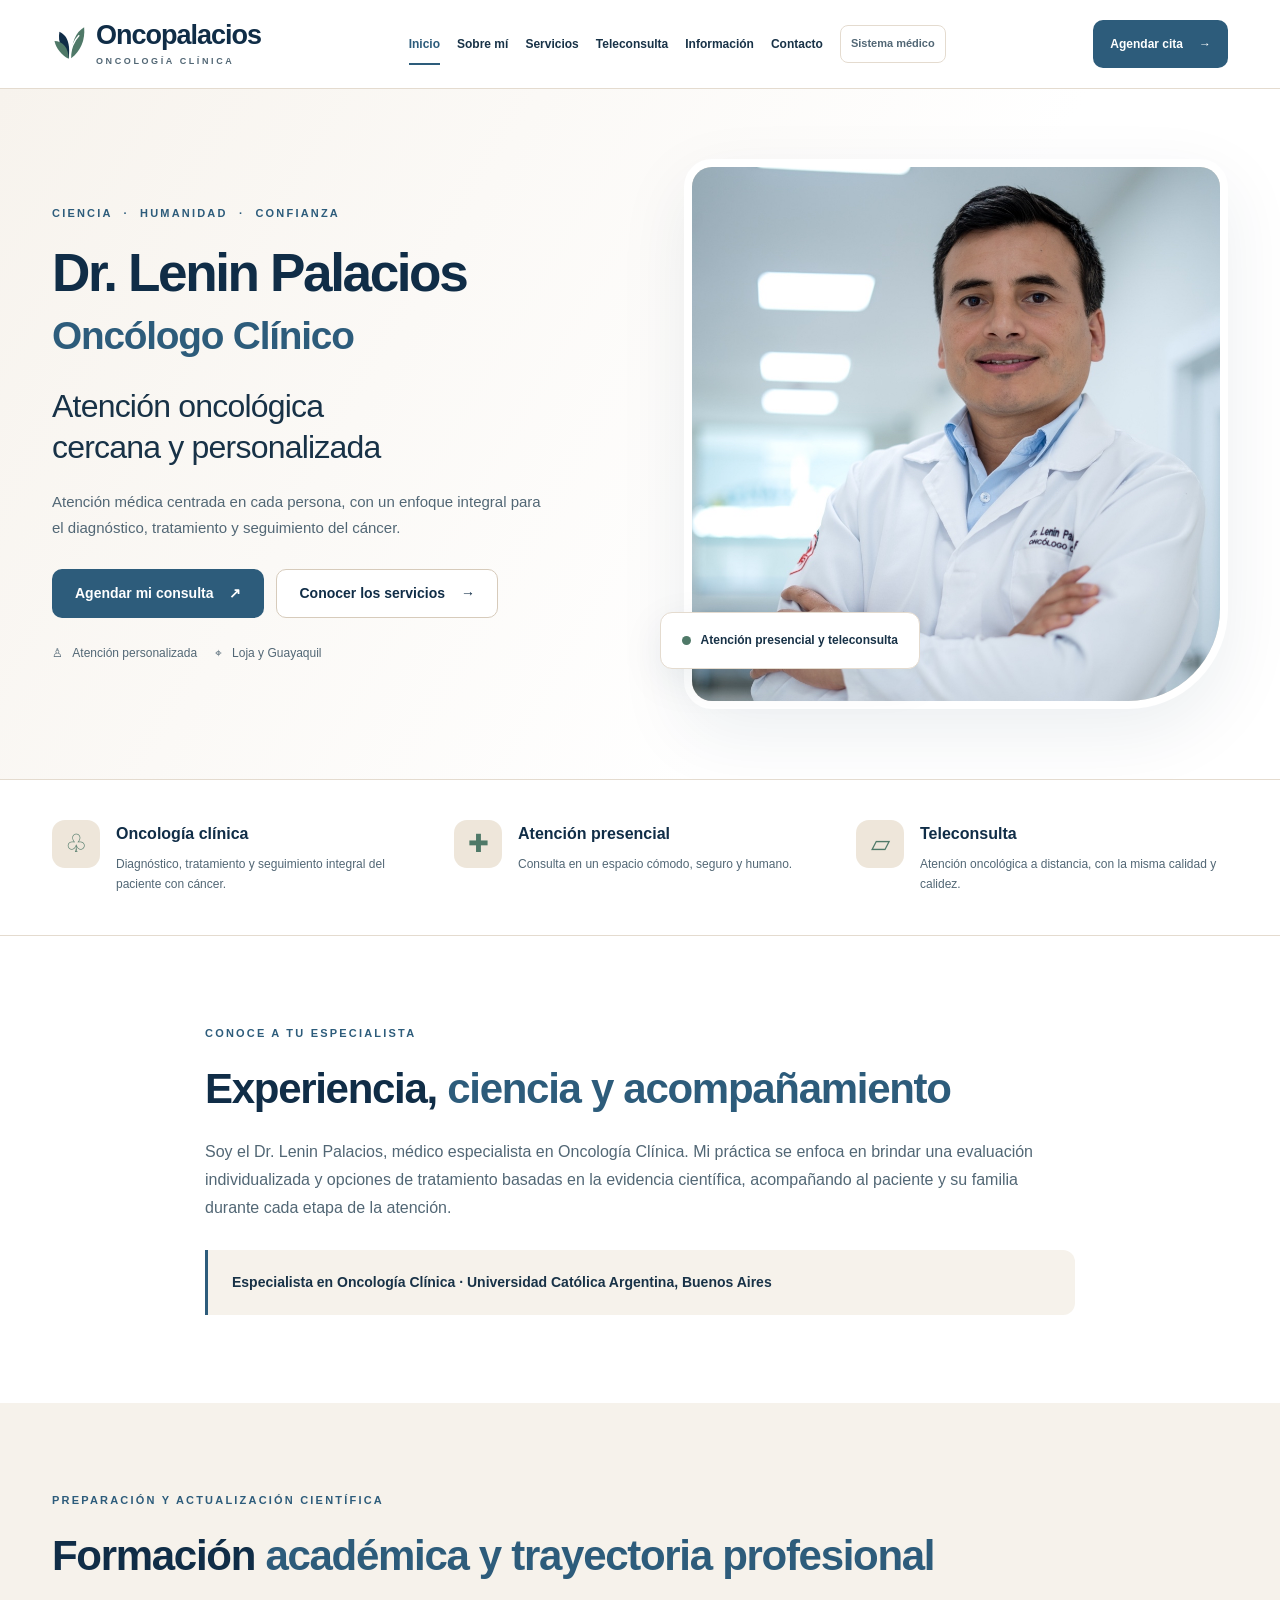
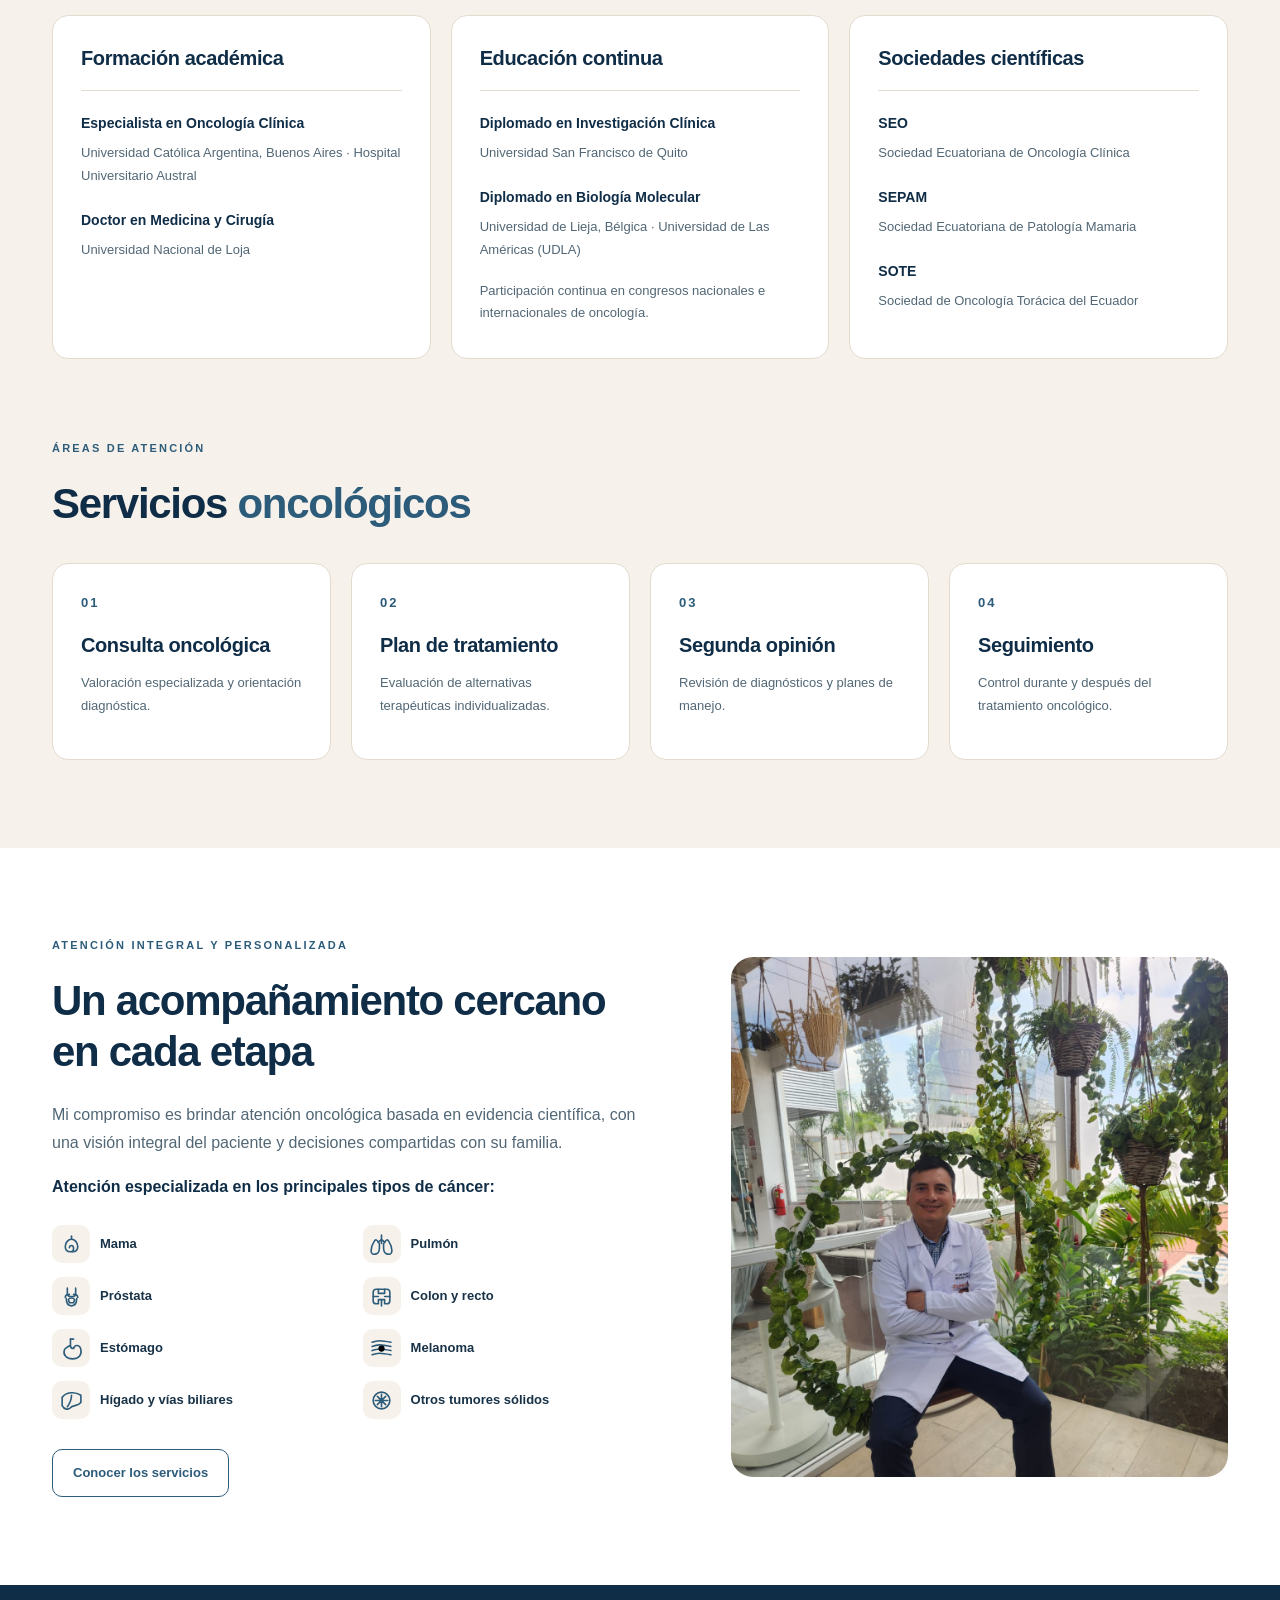
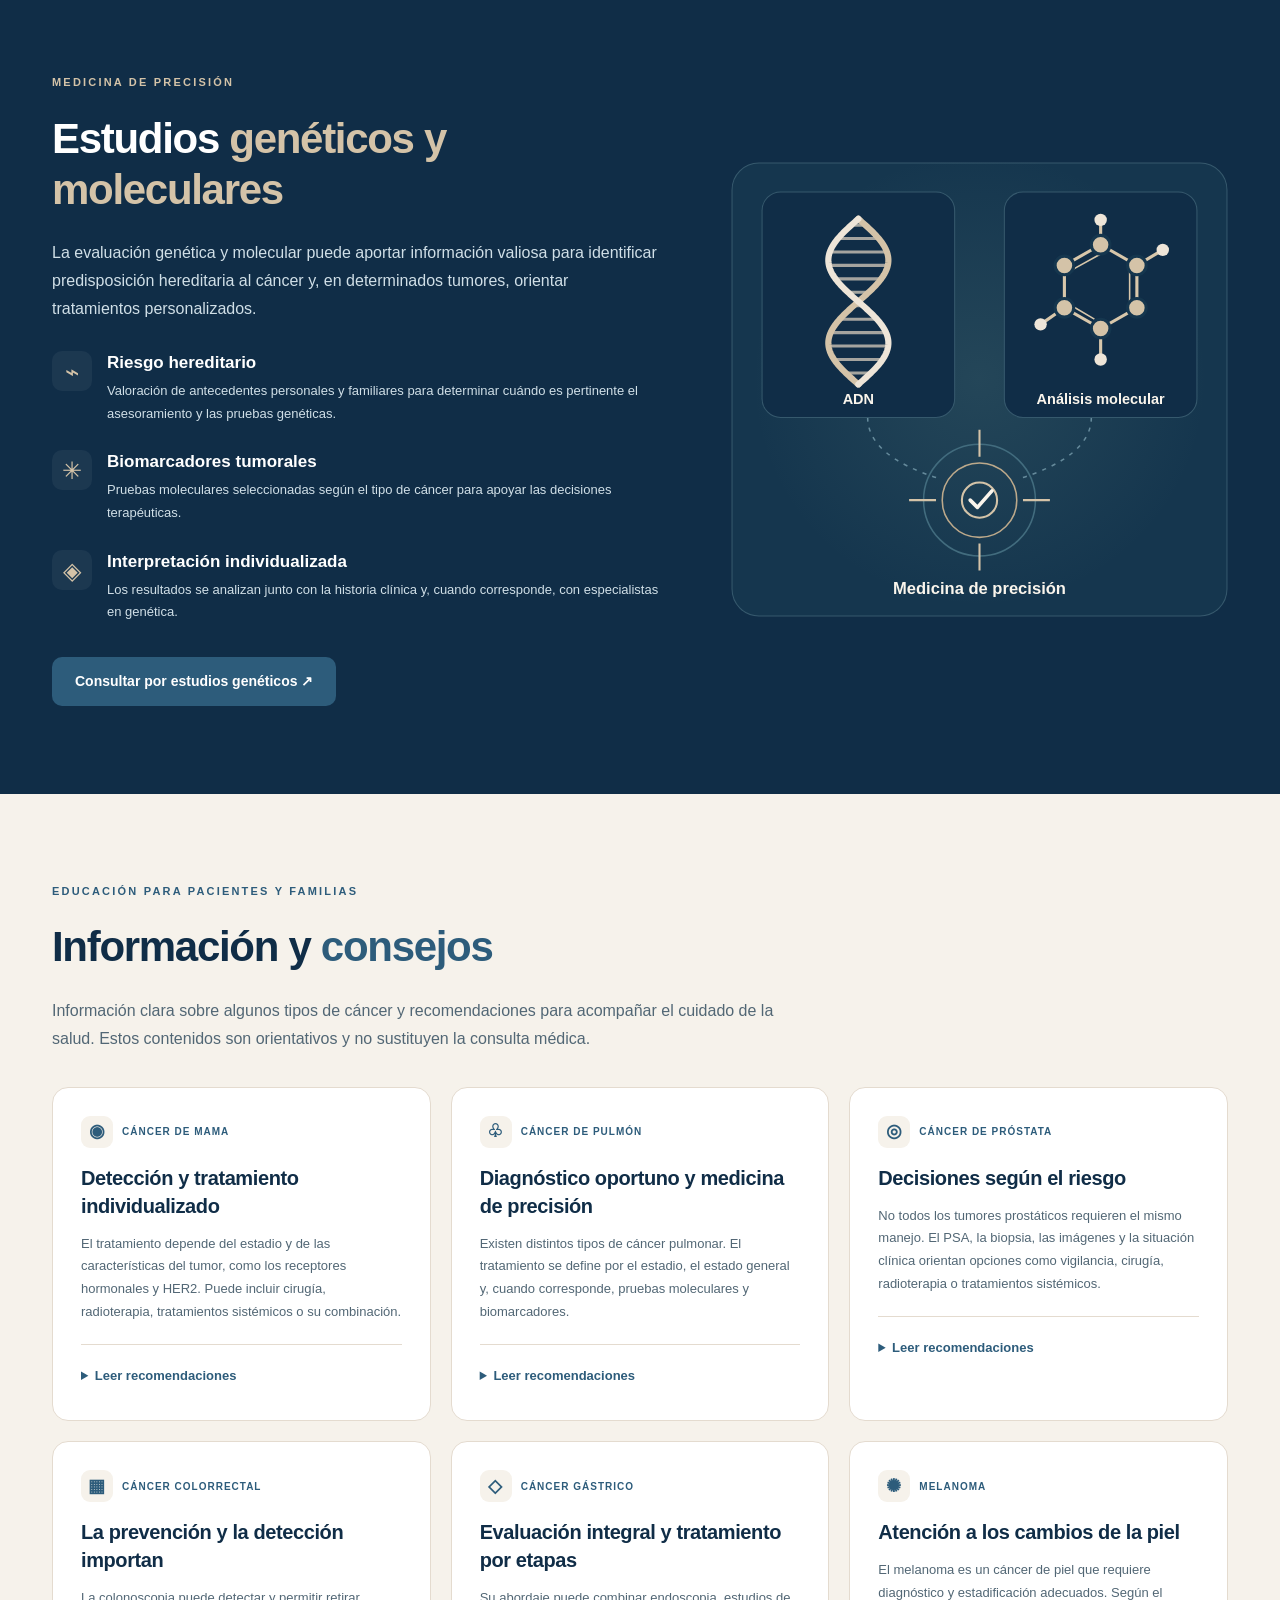
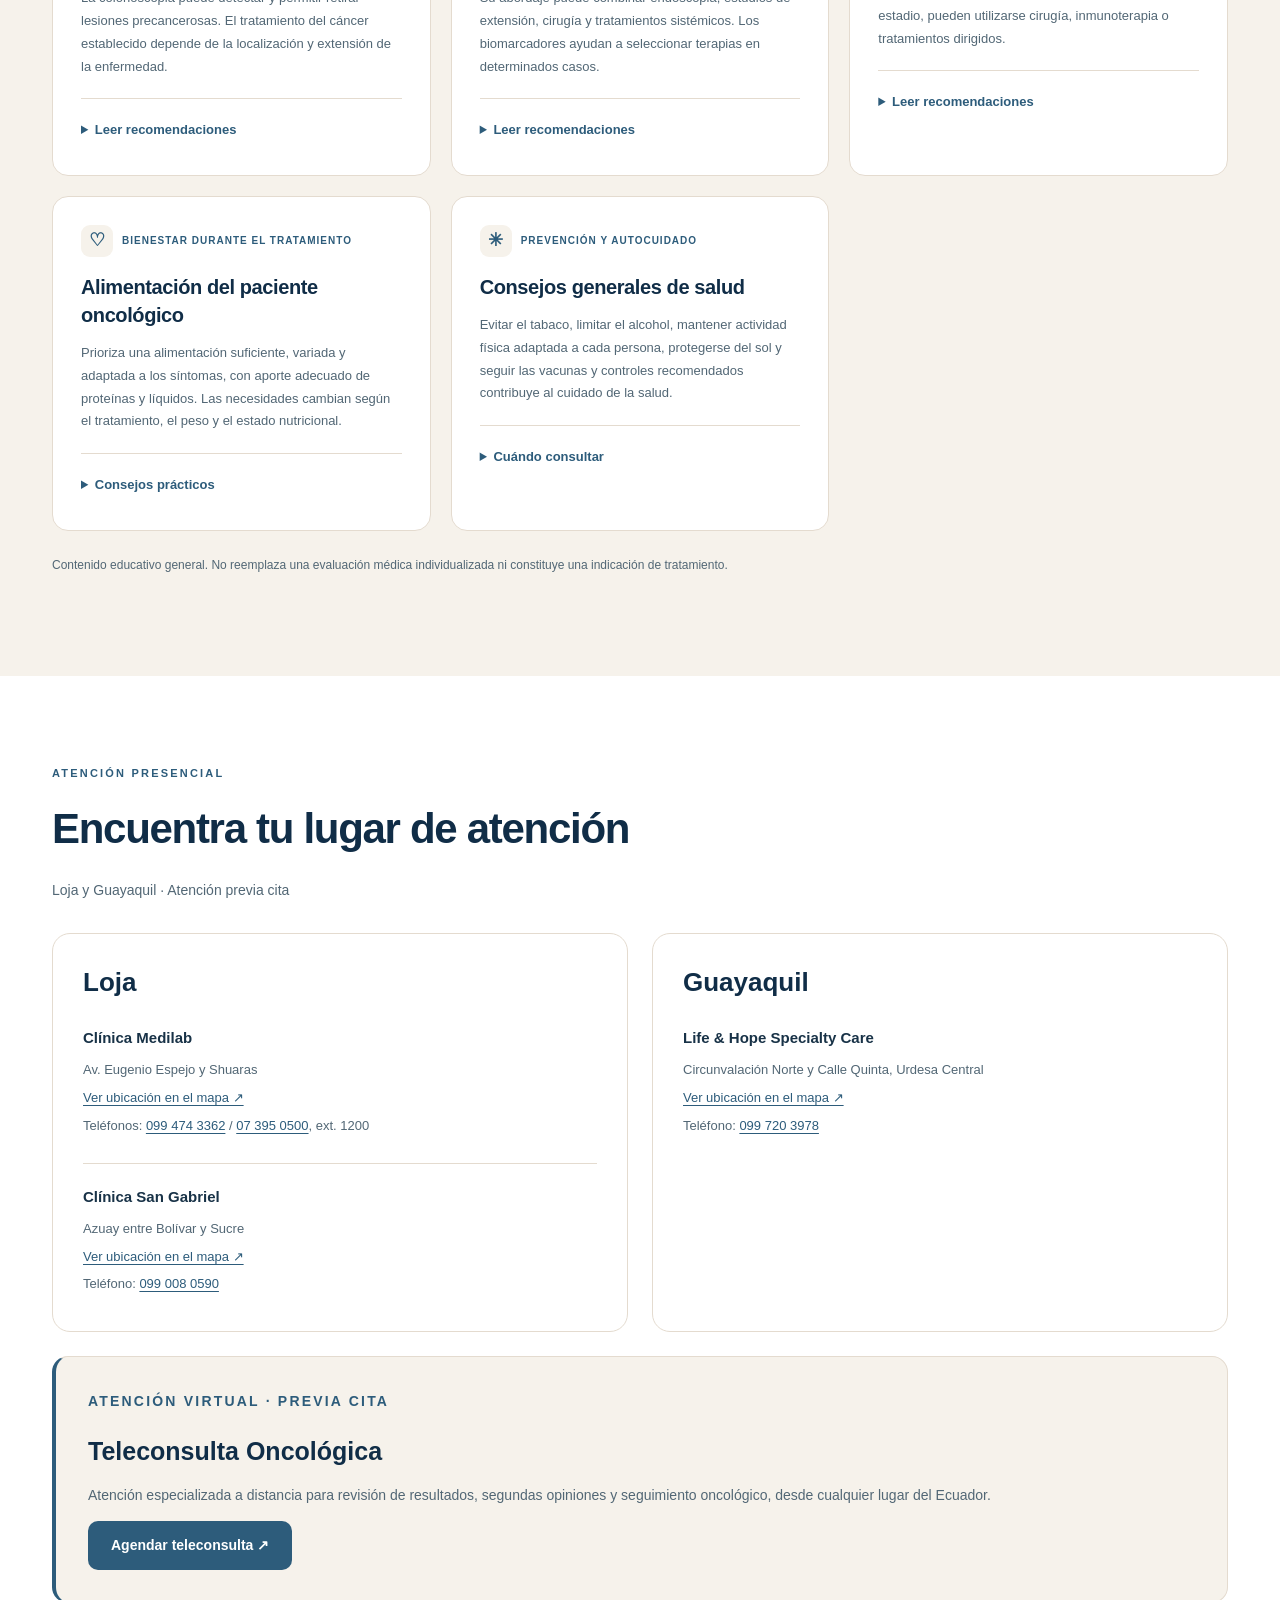
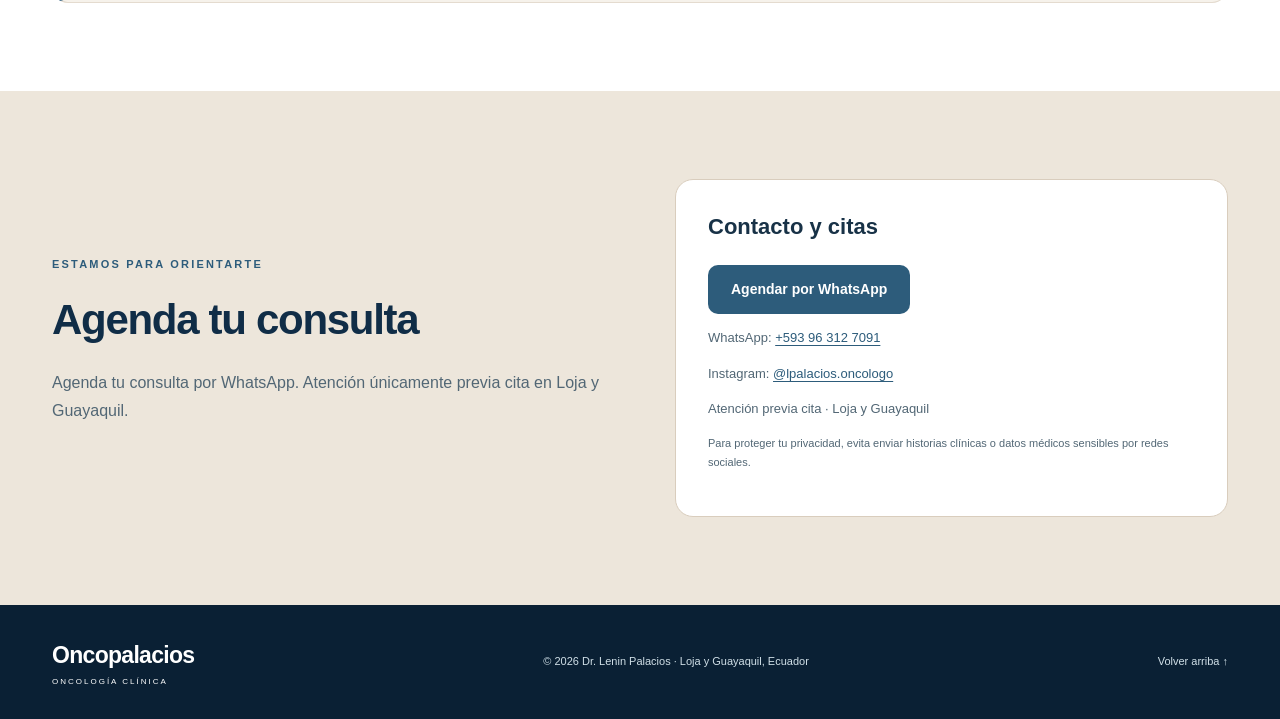
<file: index.html>
<!DOCTYPE html>

<html lang="es"><head><meta charset="utf-8"/><meta content="width=device-width, initial-scale=1" name="viewport"/>
<title>Dr. Lenin Palacios | Oncopalacios · Oncología Clínica</title>
<meta content="Dr. Lenin Palacios, oncólogo clínico. Atención presencial en Loja y Guayaquil y teleconsulta oncológica en Ecuador." name="description"/>
<meta content="#102d47" name="theme-color"/><link href="styles-marino-turquesa-v2.css?v=azul-arena-1" rel="stylesheet"/></head><body><a class="skip-link" href="#contenido">Saltar al contenido</a>
<header class="site-header"><div class="wrap header-inner">
<a aria-label="Oncopalacios, ir al inicio" class="brand" href="#inicio"><svg aria-hidden="true" class="leaf-logo" viewbox="0 0 55 62" xmlns="http://www.w3.org/2000/svg">
<path d="M27 55C16 40 9 29 12 11c12 6 18 17 15 44Z" fill="#102d47"></path>
<path d="M31 54C31 30 38 12 52 4c2 21-6 39-21 50Z" fill="#80a99a"></path>
<path d="M27 55C16 49 7 39 4 26c13 0 23 11 23 29Z" fill="#2d5c7b"></path>
<path d="M28 57C30 37 37 24 44 17" fill="none" stroke="#fff" stroke-width="2.3"></path>
</svg><span class="brand-text">Oncopalacios<small>ONCOLOGÍA CLÍNICA</small></span></a>
<button aria-controls="primary-nav" aria-expanded="false" aria-label="Abrir menú" class="menu-toggle" type="button">☰</button>
<nav aria-label="Navegación principal" id="primary-nav">
<a class="active" href="#inicio">Inicio</a><a href="#perfil">Sobre mí</a><a href="#servicios">Servicios</a>
<a href="#teleconsulta">Teleconsulta</a><a href="#informacion">Información</a><a href="#contacto">Contacto</a>
<a aria-label="Sistema médico, acceso privado" class="nav-system" href="https://oncomedic.up.railway.app/" rel="noopener noreferrer" target="_blank">Sistema médico</a></nav>
<div class="header-actions"><a class="header-cta" href="https://wa.me/593963127091?text=Hola%2C%20deseo%20agendar%20una%20consulta%20oncol%C3%B3gica." rel="noopener noreferrer" target="_blank">Agendar cita <span aria-hidden="true">→</span></a></div>
</div></header><main id="contenido"><section class="hero" id="inicio"><div class="hero-glow"></div><div class="wrap hero-inner">
<div class="hero-copy"><p class="hero-kicker">CIENCIA <span>·</span> HUMANIDAD <span>·</span> CONFIANZA</p><h1><span class="hero-name">Dr. Lenin Palacios</span><em>Oncólogo Clínico</em></h1><h2 class="hero-message">Atención oncológica <span>cercana y personalizada</span></h2><div class="hero-rule"></div><p class="hero-description">Atención médica centrada en cada persona, con un enfoque integral para el diagnóstico, tratamiento y seguimiento del cáncer.</p><div class="hero-actions"><a class="btn btn-primary" href="https://wa.me/593963127091?text=Hola%2C%20deseo%20agendar%20una%20consulta%20oncol%C3%B3gica." target="_blank" rel="noopener noreferrer">Agendar mi consulta <span aria-hidden="true">↗</span></a><a class="btn btn-ghost" href="#servicios">Conocer los servicios <span aria-hidden="true">→</span></a></div><div class="hero-notes"><span>♙   Atención personalizada</span><span>⌖   Loja y Guayaquil</span></div></div>
<div class="hero-visual">
<div class="portrait-caption"><span class="status-dot" aria-hidden="true"></span> Atención presencial y teleconsulta</div><div class="doctor-portrait"><img alt="Dr. Lenin Palacios, oncólogo clínico, fotografía real" fetchpriority="high" src="assets/doctor-principal.jpg"/></div>

</div>
</div></section>
<section aria-label="Modalidades de atención" class="highlights"><div class="wrap highlights-grid">
<a class="highlight" href="#servicios"><span class="highlight-icon">♧</span><span><strong>Oncología clínica</strong><small>Diagnóstico, tratamiento y seguimiento integral del paciente con cáncer.</small></span></a>
<a class="highlight" href="#ubicaciones"><span class="highlight-icon">✚</span><span><strong>Atención presencial</strong><small>Consulta en un espacio cómodo, seguro y humano.</small></span></a>
<a class="highlight" href="#teleconsulta"><span class="highlight-icon">▱</span><span><strong>Teleconsulta</strong><small>Atención oncológica a distancia, con la misma calidad y calidez.</small></span></a>
</div></section><section class="section" id="perfil"><div class="wrap narrow"><p class="eyebrow">CONOCE A TU ESPECIALISTA</p><h2>Experiencia, <span class="accent-green">ciencia y acompañamiento</span></h2><p>Soy el Dr. Lenin Palacios, médico especialista en Oncología Clínica. Mi práctica se enfoca en brindar una evaluación individualizada y opciones de tratamiento basadas en la evidencia científica, acompañando al paciente y su familia durante cada etapa de la atención.</p><div class="credential">Especialista en Oncología Clínica · Universidad Católica Argentina, Buenos Aires</div></div></section><section class="section soft" id="trayectoria"><div class="wrap"><p class="eyebrow">PREPARACIÓN Y ACTUALIZACIÓN CIENTÍFICA</p><h2>Formación <span class="accent-green">académica y trayectoria profesional</span></h2><div class="trajectory-grid"><article class="trajectory-card"><h3>Formación académica</h3><div class="trajectory-item"><strong>Especialista en Oncología Clínica</strong><p>Universidad Católica Argentina, Buenos Aires · Hospital Universitario Austral</p></div><div class="trajectory-item"><strong>Doctor en Medicina y Cirugía</strong><p>Universidad Nacional de Loja</p></div></article><article class="trajectory-card"><h3>Educación continua</h3><div class="trajectory-item"><strong>Diplomado en Investigación Clínica</strong><p>Universidad San Francisco de Quito</p></div><div class="trajectory-item"><strong>Diplomado en Biología Molecular</strong><p>Universidad de Lieja, Bélgica · Universidad de Las Américas (UDLA)</p></div><div class="trajectory-item"><p>Participación continua en congresos nacionales e internacionales de oncología.</p></div></article><article class="trajectory-card"><h3>Sociedades científicas</h3><div class="trajectory-item"><strong>SEO</strong><p>Sociedad Ecuatoriana de Oncología Clínica</p></div><div class="trajectory-item"><strong>SEPAM</strong><p>Sociedad Ecuatoriana de Patología Mamaria</p></div><div class="trajectory-item"><strong>SOTE</strong><p>Sociedad de Oncología Torácica del Ecuador</p></div></article></div></div></section><section class="section soft" id="servicios"><div class="wrap"><p class="eyebrow">ÁREAS DE ATENCIÓN</p><h2>Servicios <span class="accent-green">oncológicos</span></h2><div class="cards"><article class="service"><div class="service-icon">01</div><h3>Consulta oncológica</h3><p>Valoración especializada y orientación diagnóstica.</p></article><article class="service"><div class="service-icon">02</div><h3>Plan de tratamiento</h3><p>Evaluación de alternativas terapéuticas individualizadas.</p></article><article class="service"><div class="service-icon">03</div><h3>Segunda opinión</h3><p>Revisión de diagnósticos y planes de manejo.</p></article><article class="service"><div class="service-icon">04</div><h3>Seguimiento</h3><p>Control durante y después del tratamiento oncológico.</p></article></div></div></section><section class="section specialty-band" id="especialidades"><div class="wrap specialty-layout"><div class="specialty-copy"><p class="eyebrow">ATENCIÓN INTEGRAL Y PERSONALIZADA</p><h2>Un acompañamiento cercano en cada etapa</h2><p>Mi compromiso es brindar atención oncológica basada en evidencia científica, con una visión integral del paciente y decisiones compartidas con su familia.</p><p class="specialty-intro">Atención especializada en los principales tipos de cáncer:</p><div class="cancer-list"><a href="#informacion"><span><img alt="" aria-hidden="true" src="assets/icono-mama.svg?v=azul-arena-1"/></span>Mama</a><a href="#informacion"><span><img alt="" aria-hidden="true" src="assets/icono-pulmon.svg?v=azul-arena-1"/></span>Pulmón</a><a href="#informacion"><span><img alt="" aria-hidden="true" src="assets/icono-prostata.svg?v=azul-arena-1"/></span>Próstata</a><a href="#informacion"><span><img alt="" aria-hidden="true" src="assets/icono-colon.svg?v=azul-arena-1"/></span>Colon y recto</a><a href="#informacion"><span><img alt="" aria-hidden="true" src="assets/icono-estomago.svg?v=azul-arena-1"/></span>Estómago</a><a href="#informacion"><span><img alt="" aria-hidden="true" src="assets/icono-melanoma.svg?v=azul-arena-1"/></span>Melanoma</a><a href="#informacion"><span><img alt="" aria-hidden="true" src="assets/icono-higado.svg?v=azul-arena-1"/></span>Hígado y vías biliares</a><a href="#informacion"><span><img alt="" aria-hidden="true" src="assets/icono-otros.svg?v=azul-arena-1"/></span>Otros tumores sólidos</a></div><a class="btn-outline" href="#servicios">Conocer los servicios</a></div><div class="specialty-photo"><img alt="Dr. Lenin Palacios en un entorno clínico con vegetación" loading="lazy" src="assets/foto-acompanamiento.jpg"/></div></div></section><section class="section genetics" id="genetica"><div class="wrap genetics-layout"><div><p class="eyebrow">MEDICINA DE PRECISIÓN</p><h2>Estudios <span class="accent-green">genéticos y moleculares</span></h2><p>La evaluación genética y molecular puede aportar información valiosa para identificar predisposición hereditaria al cáncer y, en determinados tumores, orientar tratamientos personalizados.</p><div class="genetics-points"><article><span class="genetics-symbol">⌁</span><div><h3>Riesgo hereditario</h3><p>Valoración de antecedentes personales y familiares para determinar cuándo es pertinente el asesoramiento y las pruebas genéticas.</p></div></article><article><span class="genetics-symbol">✳</span><div><h3>Biomarcadores tumorales</h3><p>Pruebas moleculares seleccionadas según el tipo de cáncer para apoyar las decisiones terapéuticas.</p></div></article><article><span class="genetics-symbol">◈</span><div><h3>Interpretación individualizada</h3><p>Los resultados se analizan junto con la historia clínica y, cuando corresponde, con especialistas en genética.</p></div></article></div><a class="btn" href="https://wa.me/593963127091?text=Hola%2C%20deseo%20informaci%C3%B3n%20sobre%20valoraci%C3%B3n%20gen%C3%A9tica%20oncol%C3%B3gica." rel="noopener noreferrer" target="_blank">Consultar por estudios genéticos ↗</a></div><div class="precision-art"><img src="assets/genetica-precision.svg?v=azul-arena-1" alt="Doble hélice de ADN y estructura molecular conectadas a una diana de medicina de precisión" loading="lazy" width="480" height="440"/></div></div></section><section class="section resources" id="informacion"><div class="wrap"><p class="eyebrow">EDUCACIÓN PARA PACIENTES Y FAMILIAS</p><h2>Información y <span class="accent-green">consejos</span></h2><p class="section-intro">Información clara sobre algunos tipos de cáncer y recomendaciones para acompañar el cuidado de la salud. Estos contenidos son orientativos y no sustituyen la consulta médica.</p>
<div class="resource-grid">
<article class="resource-card"><span class="resource-label"><span aria-hidden="true" class="cancer-icon">◉</span>Cáncer de mama</span><h3>Detección y tratamiento individualizado</h3><p>El tratamiento depende del estadio y de las características del tumor, como los receptores hormonales y HER2. Puede incluir cirugía, radioterapia, tratamientos sistémicos o su combinación.</p><details><summary>Leer recomendaciones</summary><p>Consulta ante cambios persistentes en la mama o el pezón. La edad y frecuencia de los estudios de detección deben individualizarse según los antecedentes y el riesgo.</p></details></article>
<article class="resource-card"><span class="resource-label"><span aria-hidden="true" class="cancer-icon">♧</span>Cáncer de pulmón</span><h3>Diagnóstico oportuno y medicina de precisión</h3><p>Existen distintos tipos de cáncer pulmonar. El tratamiento se define por el estadio, el estado general y, cuando corresponde, pruebas moleculares y biomarcadores.</p><details><summary>Leer recomendaciones</summary><p>Evitar el tabaco es una medida fundamental. Personas con alto riesgo pueden beneficiarse de programas de detección con tomografía de baja dosis, según criterios médicos.</p></details></article>
<article class="resource-card"><span class="resource-label"><span aria-hidden="true" class="cancer-icon">◎</span>Cáncer de próstata</span><h3>Decisiones según el riesgo</h3><p>No todos los tumores prostáticos requieren el mismo manejo. El PSA, la biopsia, las imágenes y la situación clínica orientan opciones como vigilancia, cirugía, radioterapia o tratamientos sistémicos.</p><details><summary>Leer recomendaciones</summary><p>La decisión sobre pruebas de detección debe conversarse con el médico, considerando edad, antecedentes familiares y preferencias del paciente.</p></details></article>
<article class="resource-card"><span class="resource-label"><span aria-hidden="true" class="cancer-icon">▦</span>Cáncer colorrectal</span><h3>La prevención y la detección importan</h3><p>La colonoscopia puede detectar y permitir retirar lesiones precancerosas. El tratamiento del cáncer establecido depende de la localización y extensión de la enfermedad.</p><details><summary>Leer recomendaciones</summary><p>Consulta ante sangre en las heces, anemia sin explicación o cambios persistentes del hábito intestinal. La edad de inicio del tamizaje depende del riesgo individual.</p></details></article>
<article class="resource-card"><span class="resource-label"><span aria-hidden="true" class="cancer-icon">◇</span>Cáncer gástrico</span><h3>Evaluación integral y tratamiento por etapas</h3><p>Su abordaje puede combinar endoscopia, estudios de extensión, cirugía y tratamientos sistémicos. Los biomarcadores ayudan a seleccionar terapias en determinados casos.</p><details><summary>Leer recomendaciones</summary><p>Los síntomas persistentes, la pérdida involuntaria de peso o el sangrado digestivo requieren valoración. La infección por <em>Helicobacter pylori</em> es un factor de riesgo modificable.</p></details></article>
<article class="resource-card"><span class="resource-label"><span aria-hidden="true" class="cancer-icon">✺</span>Melanoma</span><h3>Atención a los cambios de la piel</h3><p>El melanoma es un cáncer de piel que requiere diagnóstico y estadificación adecuados. Según el estadio, pueden utilizarse cirugía, inmunoterapia o tratamientos dirigidos.</p><details><summary>Leer recomendaciones</summary><p>Protege tu piel de la radiación ultravioleta y consulta por lunares nuevos o lesiones que cambian de forma, color, tamaño o sangran.</p></details></article>
<article class="resource-card resource-wide"><span class="resource-label"><span aria-hidden="true" class="cancer-icon">♡</span>Bienestar durante el tratamiento</span><h3>Alimentación del paciente oncológico</h3><p>Prioriza una alimentación suficiente, variada y adaptada a los síntomas, con aporte adecuado de proteínas y líquidos. Las necesidades cambian según el tratamiento, el peso y el estado nutricional.</p><details><summary>Consejos prácticos</summary><p>Si hay falta de apetito, pueden ayudar comidas pequeñas y frecuentes. Ante náuseas, dificultad para tragar o pérdida de peso, solicita valoración nutricional. Evita dietas restrictivas y suplementos sin indicación del equipo tratante.</p></details></article>
<article class="resource-card resource-wide"><span class="resource-label"><span aria-hidden="true" class="cancer-icon">✳</span>Prevención y autocuidado</span><h3>Consejos generales de salud</h3><p>Evitar el tabaco, limitar el alcohol, mantener actividad física adaptada a cada persona, protegerse del sol y seguir las vacunas y controles recomendados contribuye al cuidado de la salud.</p><details><summary>Cuándo consultar</summary><p>Durante un tratamiento oncológico, la fiebre, dificultad respiratoria, sangrado importante o deterioro rápido requieren valoración médica urgente. Consulta al equipo tratante sobre las indicaciones específicas de tu tratamiento.</p></details></article>
</div><p class="resources-note">Contenido educativo general. No reemplaza una evaluación médica individualizada ni constituye una indicación de tratamiento.</p></div></section><section class="section" id="ubicaciones"><div class="wrap"><p class="eyebrow">ATENCIÓN PRESENCIAL</p><h2>Encuentra tu lugar de atención</h2><p class="location-appointment">Loja y Guayaquil · Atención previa cita</p><div class="locations"><div><h3>Loja</h3>
<div class="clinic"><h4>Clínica Medilab</h4><p>Av. Eugenio Espejo y Shuaras</p><p><a href="https://www.google.com/maps/search/?api=1&amp;query=Cl%C3%ADnica%20Medilab%20Av.%20Eugenio%20Espejo%20y%20Shuaras%20Loja%20Ecuador" target="_blank" rel="noopener noreferrer">Ver ubicación en el mapa ↗</a></p><p>Teléfonos: <a href="tel:+593994743362">099 474 3362</a> / <a href="tel:+59373950500">07 395 0500</a>, ext. 1200</p></div>
<div class="clinic"><h4>Clínica San Gabriel</h4><p>Azuay entre Bolívar y Sucre</p><p><a href="https://www.google.com/maps/search/?api=1&amp;query=Cl%C3%ADnica%20San%20Gabriel%20Azuay%20entre%20Bol%C3%ADvar%20y%20Sucre%20Loja%20Ecuador" target="_blank" rel="noopener noreferrer">Ver ubicación en el mapa ↗</a></p><p>Teléfono: <a href="tel:+593990080590">099 008 0590</a></p></div>
</div><div><h3>Guayaquil</h3><div class="clinic"><h4>Life &amp; Hope Specialty Care</h4><p>Circunvalación Norte y Calle Quinta, Urdesa Central</p><p><a href="https://www.google.com/maps/search/?api=1&amp;query=Life%20%26%20Hope%20Specialty%20Care%20Circunvalaci%C3%B3n%20Norte%20y%20Calle%20Quinta%2C%20Urdesa%20Central%20Guayaquil%20Ecuador" target="_blank" rel="noopener noreferrer">Ver ubicación en el mapa ↗</a></p><p>Teléfono: <a href="tel:+593997203978">099 720 3978</a></p></div></div></div><div class="teleconsulta-ubicaciones" id="teleconsulta">
<p class="eyebrow">ATENCIÓN VIRTUAL · PREVIA CITA</p>
<h3>Teleconsulta Oncológica</h3>
<p>Atención especializada a distancia para revisión de resultados, segundas opiniones y seguimiento oncológico, desde cualquier lugar del Ecuador.</p>
<a class="btn" href="https://wa.me/593963127091?text=Hola%2C%20deseo%20agendar%20una%20teleconsulta%20oncol%C3%B3gica." rel="noopener noreferrer" target="_blank">Agendar teleconsulta ↗</a>
</div></div></section><section class="section contact" id="contacto"><div class="wrap contact-grid"><div><p class="eyebrow light">ESTAMOS PARA ORIENTARTE</p><h2>Agenda tu consulta</h2><p>Agenda tu consulta por WhatsApp. Atención únicamente previa cita en Loja y Guayaquil.</p></div><div class="contact-panel"><h3>Contacto y citas</h3><a class="btn" href="https://wa.me/593963127091?text=Hola%2C%20deseo%20agendar%20una%20consulta%20oncol%C3%B3gica." rel="noopener noreferrer" target="_blank">Agendar por WhatsApp</a><p>WhatsApp: <a href="https://wa.me/593963127091" rel="noopener noreferrer" target="_blank">+593 96 312 7091</a></p><p>Instagram: <a href="https://www.instagram.com/lpalacios.oncologo/" rel="noopener noreferrer" target="_blank">@lpalacios.oncologo</a></p><p>Atención previa cita · Loja y Guayaquil</p><p class="fine">Para proteger tu privacidad, evita enviar historias clínicas o datos médicos sensibles por redes sociales.</p></div></div></section></main><footer><div class="wrap footer-row"><div class="footer-brand">Oncopalacios <small>Oncología Clínica</small></div><div>© <span id="year"></span> Dr. Lenin Palacios · Loja y Guayaquil, Ecuador</div><a href="#inicio">Volver arriba ↑</a></div></footer>
<script src="site.js" defer></script></body></html>
</file>
<file: styles-marino-turquesa-v2.css>
/* Oncomedic: azul, arena y acentos verde médico. Paleta centralizada para ajustes de marca. */
:root{--navy:#102d47;--navy-deep:#0a2034;--turquoise:#2d5c7b;--turquoise-bright:#80a99a;--ink:#183247;--muted:#526775;--soft:#f6f2eb;--line:#e4dbcf;--white:#fff;--sans:Inter,'Segoe UI',Arial,sans-serif;--wine:var(--navy);--wine-dark:var(--navy-deep)}
*{box-sizing:border-box}html{scroll-behavior:smooth;scroll-padding-top:110px}body{margin:0;background:var(--white);color:var(--ink);font:16px/1.75 var(--sans);-webkit-font-smoothing:antialiased}a{color:inherit;text-decoration:none}img{display:block;max-width:100%}button{font:inherit}a,button,summary{-webkit-tap-highlight-color:transparent}a:focus-visible,button:focus-visible,summary:focus-visible{outline:3px solid var(--turquoise);outline-offset:5px}section[id],div[id]{scroll-margin-top:110px}.wrap{width:min(100%,1256px);padding:0 40px;margin:auto}.skip-link{position:fixed;top:12px;left:12px;z-index:100;background:var(--navy);color:white;padding:12px 20px;transform:translateY(-150%);border-radius:8px}.skip-link:focus{transform:none}
.site-header{position:sticky;top:0;z-index:30;background:#ffffffed;border-bottom:1px solid var(--line);backdrop-filter:blur(16px)}.header-inner{height:88px;display:flex;align-items:center;justify-content:space-between;gap:24px}.brand{display:flex;align-items:center;gap:10px;color:var(--navy);font-size:27px;font-weight:750;letter-spacing:-1px;flex-shrink:0}.brand-text{display:flex;flex-direction:column;line-height:1.1;gap:7px}.brand-text small{font-size:9px;letter-spacing:2.6px;font-weight:600;color:var(--muted)}.leaf-logo{width:34px;height:44px}.leaf-logo path:first-child{fill:var(--navy)}.leaf-logo path:nth-child(2),.leaf-logo path:nth-child(3){fill:var(--turquoise)}.site-header nav{display:flex;align-items:center;gap:17px;font-size:12px;font-weight:600}.site-header nav a{padding:8px 0;white-space:nowrap}.site-header nav a:hover,.site-header nav a.active{color:var(--turquoise)}.site-header nav a.active{box-shadow:0 2px var(--turquoise)}.site-header nav .nav-system{font-size:11px;border:1px solid var(--line);border-radius:8px;padding:8px 10px;color:var(--muted)}.header-cta,.btn{display:inline-flex;align-items:center;justify-content:center;gap:16px;min-height:48px;border:1px solid transparent;border-radius:10px;padding:13px 22px;background:var(--turquoise);color:white;font-size:14px;font-weight:650;line-height:1.5;transition:background .2s,transform .2s}.header-cta{white-space:nowrap;font-size:12px;padding:10px 16px}.header-cta:hover,.btn:hover{background:#21445d;transform:translateY(-2px)}.menu-toggle{display:none}.btn-ghost{background:white;color:var(--navy);border-color:#d7cbbb}.btn-ghost:hover{background:var(--soft)}
.hero{position:relative;overflow:hidden;background:linear-gradient(120deg,#f7f3ed 0%,#fff 65%)}.hero-inner{display:grid;grid-template-columns:1.05fr 1fr;gap:60px;align-items:center;min-height:690px;padding-top:58px;padding-bottom:58px}.hero-copy{position:relative;z-index:2}.hero-kicker,.eyebrow{margin:0 0 20px;color:var(--turquoise);font-size:11px;letter-spacing:2.2px;font-weight:750}.hero-kicker span{margin:0 6px}.hero h1{font-size:clamp(36px,4.15vw,59px);line-height:1.12;letter-spacing:-2.4px;margin:0 0 28px;color:var(--navy);font-weight:750}.hero-name{display:block}.hero h1 em{display:block;color:var(--turquoise);font-style:normal;font-size:.73em;letter-spacing:-1.2px;margin-top:12px}.hero-message{font-size:clamp(23px,2.5vw,32px);line-height:1.3;font-weight:500;letter-spacing:-.8px;margin:0 0 20px}.hero-message span{display:block}.hero-rule{display:none}.hero-description{color:var(--muted);font-size:15px;max-width:490px;margin:0}.hero-actions{display:flex;flex-wrap:wrap;gap:12px;margin-top:28px}.hero-notes{display:flex;flex-wrap:wrap;gap:18px;margin-top:25px;font-size:12px;color:var(--muted)}.hero-visual{position:relative;height:550px;min-width:0}.doctor-portrait{position:absolute;inset:0;overflow:hidden;background:#e9e1d5;border-radius:28px 28px 100px 28px;border:8px solid white;box-shadow:0 24px 70px #102d4714}.doctor-portrait img{height:100%;width:100%;object-fit:cover;object-position:center 18%}.portrait-caption{position:absolute;z-index:3;left:-24px;bottom:40px;border:1px solid var(--line);border-radius:12px;background:white;box-shadow:0 12px 40px #102d4714;padding:17px 21px;font-size:12px;font-weight:650;display:flex;align-items:center;gap:10px}.status-dot{height:9px;width:9px;border-radius:50%;background:var(--turquoise)}
.highlights{border-top:1px solid var(--line);border-bottom:1px solid var(--line);background:white;padding:32px 0}.highlights-grid{display:grid;grid-template-columns:repeat(3,1fr);gap:30px}.highlight{display:flex;align-items:flex-start;gap:16px;padding:8px 0}.highlight-icon{height:48px;width:48px;flex:0 0 48px;border-radius:13px;background:#eee6da;color:var(--turquoise);display:grid;place-items:center;font-size:25px}.highlight strong{display:block;font-size:16px;margin-bottom:6px;color:var(--navy)}.highlight small{display:block;font-size:12px;color:var(--muted);line-height:1.7}.highlight:hover strong{color:var(--turquoise)}
.section{padding:88px 0}.section h2{font-size:clamp(29px,3.3vw,42px);line-height:1.22;letter-spacing:-1.3px;font-weight:700;color:var(--navy);margin:0 0 24px}.section h3{line-height:1.4}.section p{color:var(--muted)}.section .eyebrow{color:var(--turquoise)}.accent-green{color:var(--turquoise)}.narrow{max-width:950px}.credential{margin-top:28px;padding:20px 24px;border-left:3px solid var(--turquoise);border-radius:0 12px 12px 0;background:var(--soft);font-size:14px;font-weight:600}.soft,.resources{background:var(--soft)}#trayectoria{padding-bottom:35px}#servicios{padding-top:45px}.cards,.trajectory-grid,.resource-grid{display:grid;gap:20px;margin-top:34px}.cards{grid-template-columns:repeat(4,minmax(0,1fr))}.trajectory-grid,.resource-grid{grid-template-columns:repeat(3,minmax(0,1fr))}.service,.trajectory-card,.resource-card{background:white;border:1px solid var(--line);border-radius:16px;padding:28px}.service{transition:transform .2s,border-color .2s}.service:hover{transform:translateY(-4px);border-color:var(--turquoise)}.service-icon{color:var(--turquoise);font-size:13px;font-weight:750;letter-spacing:2px}.service h3,.trajectory-card h3,.resource-card h3{font-size:20px;letter-spacing:-.4px;color:var(--navy);margin:16px 0 12px}.service p,.trajectory-item p,.resource-card p{font-size:13px}.trajectory-card h3{margin-top:0;border-bottom:1px solid var(--line);padding-bottom:18px}.trajectory-item{margin:18px 0}.trajectory-item:last-child{margin-bottom:0}.trajectory-item strong{font-size:14px;color:var(--navy)}.trajectory-item p{margin:5px 0}.specialty-band{background:white}.specialty-layout,.genetics-layout{display:grid;grid-template-columns:1.1fr .9fr;gap:72px;align-items:center}.specialty-intro{font-weight:650;color:var(--navy)!important}.cancer-list{display:grid;grid-template-columns:1fr 1fr;gap:14px;margin:24px 0 30px}.cancer-list a{display:flex;align-items:center;gap:10px;font-size:13px;font-weight:600}.cancer-list a:hover{color:var(--turquoise)}.cancer-list a span{height:38px;width:38px;flex-shrink:0;border-radius:10px;background:var(--soft);display:grid;place-items:center}.cancer-list img{height:25px;width:25px}.specialty-photo{height:520px;border-radius:22px;overflow:hidden}.specialty-photo img{width:100%;height:100%;object-fit:cover;object-position:center 40%}.btn-outline{display:inline-flex;min-height:48px;align-items:center;border:1px solid var(--turquoise);color:var(--turquoise);padding:10px 20px;border-radius:10px;font-size:13px;font-weight:650}.btn-outline:hover{background:var(--soft)}.genetics{background:var(--navy);color:white}.genetics h2{color:white}.genetics p{color:#d0dfe7}.genetics .eyebrow,.genetics .accent-green{color:#d4c3a8}.genetics-points{margin:28px 0}.genetics-points article{display:flex;gap:15px;margin:20px 0}.genetics-points h3{font-size:17px;margin:0;color:white}.genetics-points p{font-size:13px;margin:5px 0}.genetics-symbol{display:grid;place-items:center;width:40px;height:40px;flex-shrink:0;background:#ffffff0d;color:#d4c3a8;border-radius:10px;font-size:24px}.genetics-art{min-height:430px;border:1px solid #ffffff20;background:#ffffff06;border-radius:24px;display:flex;flex-direction:column;align-items:center;justify-content:center;color:#d0dfe7;font-size:12px;gap:20px}.genetics-art svg{height:290px;max-width:85%}.genetics-art svg>path{stroke:#d4c3a8}.genetics-art svg g{stroke:#96b8cd}.section-intro{max-width:760px}.resource-label{display:flex;align-items:center;gap:9px;text-transform:uppercase;letter-spacing:1px;font-size:10px;font-weight:750;color:var(--turquoise)}.cancer-icon{display:grid;place-items:center;width:32px;height:32px;background:var(--soft);border-radius:9px;font-size:18px}.resource-card details{border-top:1px solid var(--line);padding-top:15px;margin-top:20px}.resource-card summary{color:var(--turquoise);font-size:13px;font-weight:650;cursor:pointer;padding:5px 0}.resources-note{font-size:12px;margin-top:24px}.location-appointment{font-size:14px;margin-bottom:30px}.locations{display:grid;grid-template-columns:1fr 1fr;gap:24px}.locations>div{border:1px solid var(--line);border-radius:18px;padding:30px}.locations h3{margin:0 0 25px;font-size:26px;color:var(--navy)}.clinic{padding:0 0 20px;margin:0 0 20px;border-bottom:1px solid var(--line)}.clinic:last-child{padding-bottom:0;margin-bottom:0;border:0}.clinic h4{font-size:15px;margin:0 0 8px}.clinic p{font-size:13px;margin:5px 0}.clinic a{color:var(--turquoise);text-decoration:underline;text-underline-offset:3px}.teleconsulta-ubicaciones{margin-top:24px;background:var(--soft);border:1px solid var(--line);border-left:4px solid var(--turquoise);border-radius:16px;padding:32px}.teleconsulta-ubicaciones h3{font-size:25px;margin:0 0 12px;color:var(--navy)}.teleconsulta-ubicaciones p{font-size:14px}.contact{background:#ede6db}.contact-grid{display:grid;grid-template-columns:1fr 1fr;align-items:center;gap:70px}.contact-panel{border:1px solid #d9cdbd;background:white;padding:32px;border-radius:18px}.contact-panel h3{font-size:22px;margin:0 0 22px}.contact-panel p{font-size:13px}.contact-panel a:not(.btn){color:var(--turquoise);text-decoration:underline;text-underline-offset:3px}.contact .fine{font-size:11px}footer{background:var(--navy-deep);color:#d0dfe7;padding:30px 0;font-size:11px}.footer-row{display:flex;justify-content:space-between;align-items:center;gap:24px}.footer-brand{font-size:23px;color:white;font-weight:700;letter-spacing:-.7px}.footer-brand small{display:block;font-size:8px;letter-spacing:2px;text-transform:uppercase;font-weight:500}
@media(max-width:1180px){.menu-toggle{display:block;order:3;min-width:44px;min-height:44px;border:1px solid var(--line);border-radius:9px;background:white;color:var(--navy);font-size:22px;cursor:pointer}.header-actions{margin-left:auto}.site-header nav{display:none;position:absolute;top:100%;left:0;right:0;max-height:calc(100dvh - 88px);overflow:auto;background:white;border-bottom:1px solid var(--line);padding:22px 40px;box-shadow:0 18px 25px #102d4710;flex-direction:column;align-items:stretch;gap:6px}.site-header nav.open{display:flex}.site-header nav a{padding:12px;font-size:14px}.site-header nav .nav-system{margin-top:10px;font-size:13px}.hero-inner{gap:30px}.hero-visual{height:500px}.cards{grid-template-columns:repeat(2,minmax(0,1fr))}}
@media(max-width:800px){.wrap{padding-left:24px;padding-right:24px}.hero-inner{grid-template-columns:1fr;gap:35px;padding-top:44px;padding-bottom:40px}.hero-copy{max-width:650px}.hero h1{font-size:48px}.hero-visual{height:480px;max-width:560px;width:100%;margin:auto}.portrait-caption{left:12px;bottom:24px}.highlights-grid{grid-template-columns:1fr;gap:10px}.highlight{border-bottom:1px solid var(--line);padding:16px 0}.highlight:last-child{border:0}.section{padding:60px 0}.trajectory-grid,.resource-grid{grid-template-columns:repeat(2,minmax(0,1fr))}.specialty-layout,.genetics-layout,.contact-grid{grid-template-columns:1fr;gap:35px}.specialty-photo{max-width:560px;height:450px}.genetics-art{min-height:350px}.genetics-art svg{height:240px}.locations{grid-template-columns:1fr}.footer-row{flex-wrap:wrap}.hero-kicker{font-size:10px}}
@media(max-width:520px){.wrap{padding-left:20px;padding-right:20px}.header-inner{height:76px;gap:10px}.brand{font-size:21px;gap:6px}.brand-text small{font-size:7px;letter-spacing:1.8px}.leaf-logo{width:27px;height:36px}.header-cta{font-size:11px;min-height:44px;padding:8px 10px;gap:6px}.header-cta span{display:none}.menu-toggle{min-width:40px;min-height:44px}.hero h1{font-size:clamp(33px,9vw,46px);letter-spacing:-1.4px}.hero-message{font-size:25px}.hero-kicker{font-size:9px;letter-spacing:1.5px}.hero-description{font-size:14px}.hero-actions{flex-direction:column;align-items:stretch}.hero-visual{height:390px}.portrait-caption{font-size:10px;padding:14px}.hero-notes{font-size:11px;gap:12px}.section h2{font-size:30px}.trajectory-grid,.resource-grid,.cards{grid-template-columns:1fr}.service,.trajectory-card,.resource-card{padding:24px}.cancer-list{gap:12px}.cancer-list a{font-size:11px}.specialty-photo{height:390px}.contact-panel,.teleconsulta-ubicaciones,.locations>div{padding:24px}.site-header nav{max-height:calc(100dvh - 76px);padding:18px 20px}.footer-row{align-items:flex-start;flex-direction:column;gap:18px}}
@media(prefers-reduced-motion:reduce){html{scroll-behavior:auto}*,*::before,*::after{transition:none!important;animation:none!important}}
@media(max-width:380px){.header-inner{padding-left:12px;padding-right:12px;gap:6px}.brand{font-size:18px;gap:4px}.brand-text small{font-size:6px;letter-spacing:1.3px}.leaf-logo{width:22px}.header-cta{font-size:10px;padding:8px}.menu-toggle{min-width:36px}.hero-kicker{letter-spacing:1px}}

/* Ilustración vectorial de ADN, molécula y medicina de precisión. */
.precision-art{width:100%;max-width:520px;margin-inline:auto}.precision-art img{display:block;width:100%;height:auto}

/* Acentos de verde médico sobre base azul y arena. */
.status-dot{background:#4f7968}.leaf-logo path:nth-child(2),.leaf-logo path:nth-child(3){fill:#4f7968}.highlight-icon{color:#4f7968}
</file>
